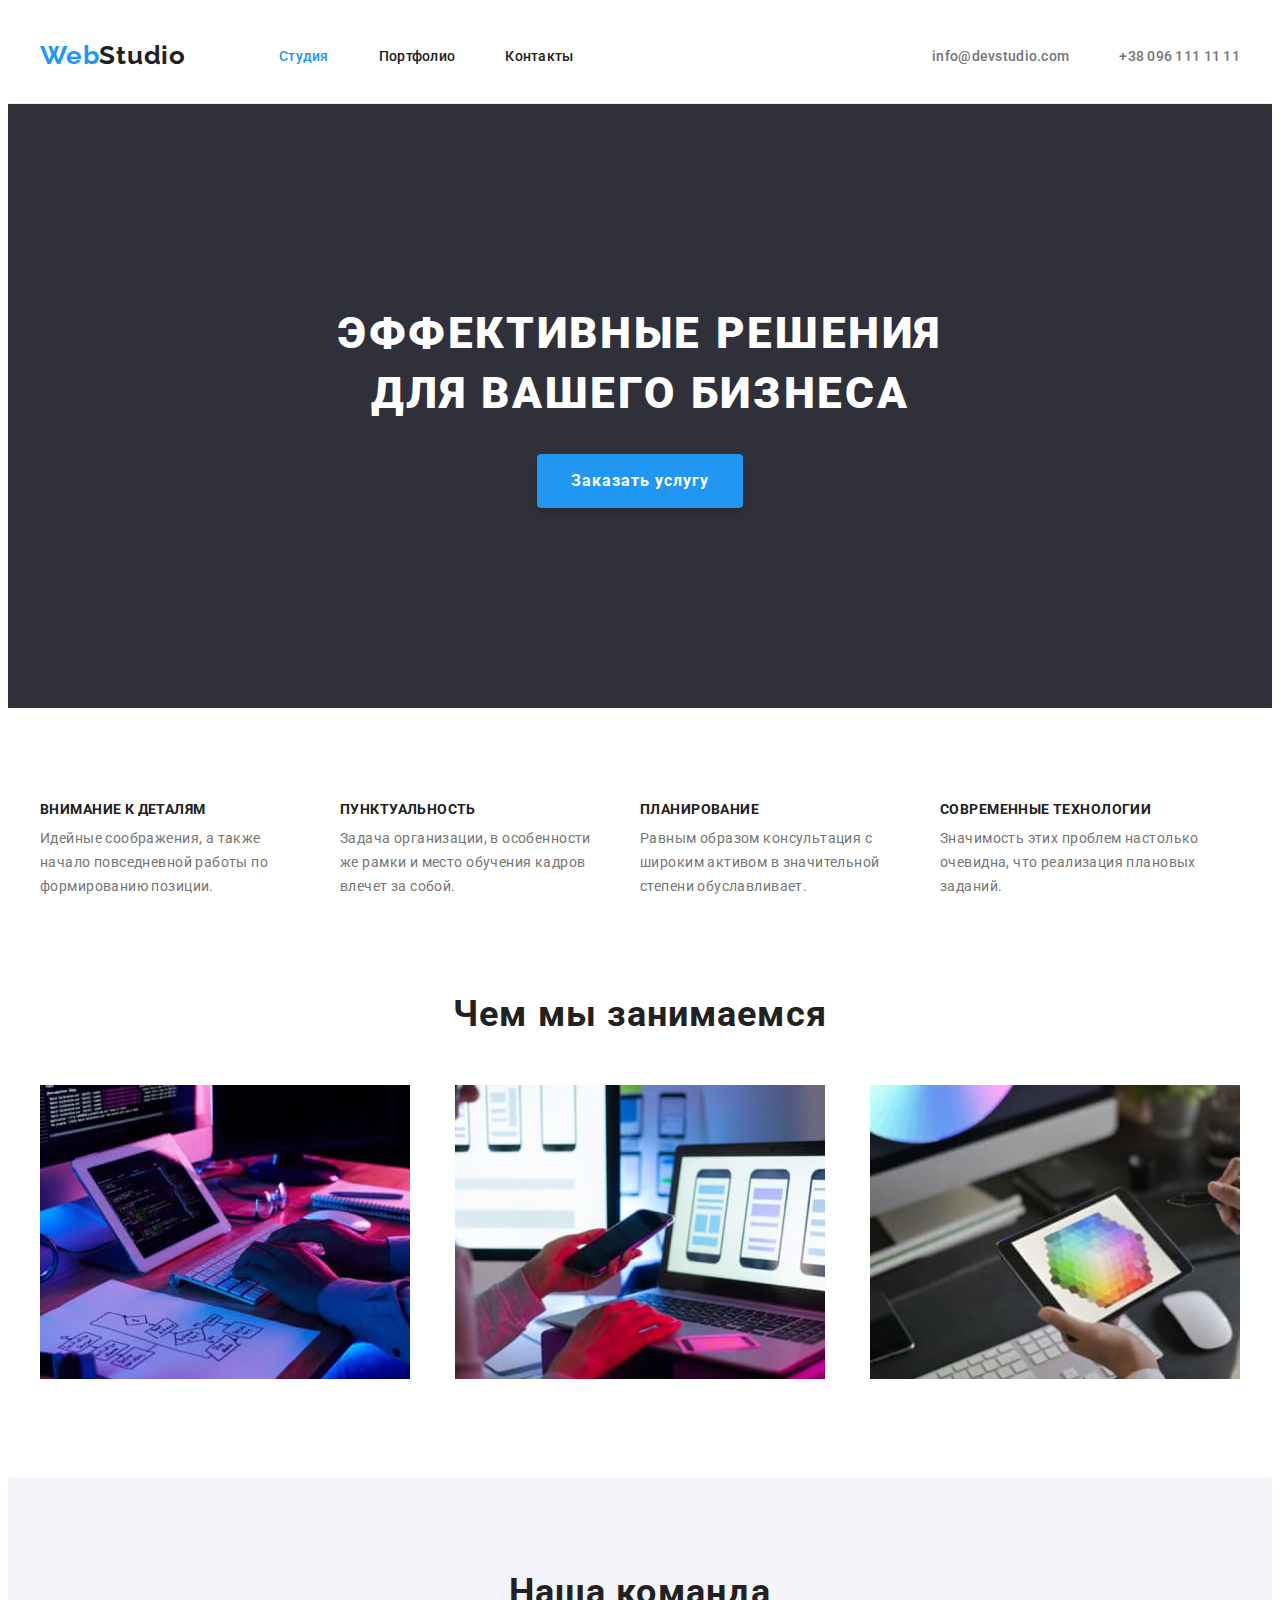
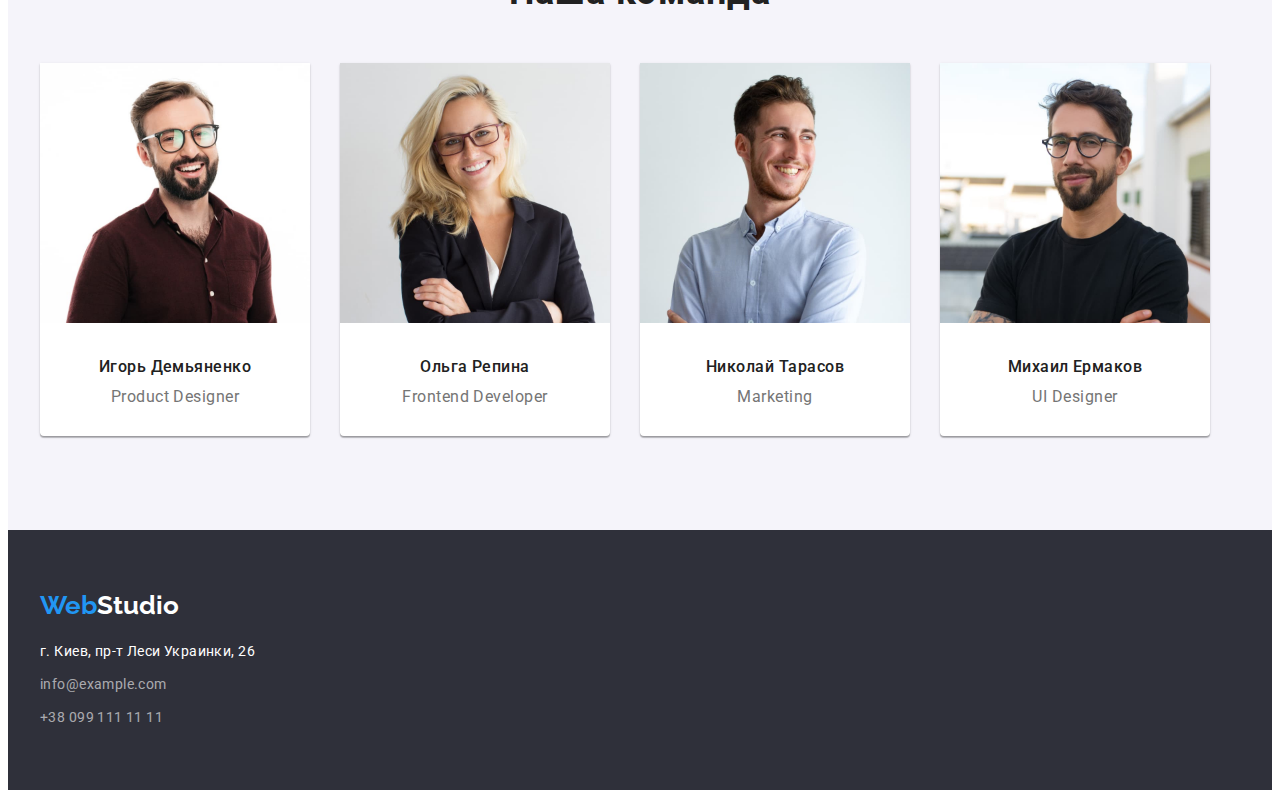
<file: index.html>
<!DOCTYPE html>
<html lang="ru">
  <head>
    <meta charset="UTF-8" />
    <meta http-equiv="X-UA-Compatible" content="IE=edge" />
    <meta name="viewport" content="width=device-width, initial-scale=1.0" />
    <title>Web Studio</title>
    <link rel="preconnect" href="https://fonts.gstatic.com" />
    <link
      href="https://fonts.googleapis.com/css2?family=Raleway:wght@700&family=Roboto:wght@400;500;700;900&display=swap"
      rel="stylesheet"
    />
    <link
      rel="stylesheet"
      href="https://cdnjs.cloudflare.com/ajax/libs/modern-normalize/1.1.0/modern-normalize.min.css"
      integrity="sha512-wpPYUAdjBVSE4KJnH1VR1HeZfpl1ub8YT/NKx4PuQ5NmX2tKuGu6U/JRp5y+Y8XG2tV+wKQpNHVUX03MfMFn9Q=="
      crossorigin="anonymous"
      referrerpolicy="no-referrer"
    />
    <link rel="stylesheet" href="./css/styles.css" />
  </head>
  <body>
    <!-- HEADER -->
    <header class="header">
      <div class="container header-container">
        <nav class="navigation">
          <a class="header-logo link" lang="en" href="./index.html">
            <span class="first-word-header-logo">Web</span>Studio
          </a>

          <ul class="menu list">
            <li class="menu-item">
              <a class="menu-link link current" href="">Студия</a>
            </li>

            <li class="menu-item">
              <a class="menu-link link" href="./portfolio.html">Портфолио</a>
            </li>

            <li class="menu-item">
              <a class="menu-link link" href="">Контакты</a>
            </li>
          </ul>
        </nav>

        <ul class="header-contacts list">
          <li class="header-contacts-items">
            <a class="mail-link link" href="mailto:info@devstudio.com">info@devstudio.com</a>
          </li>
          <li>
            <a class="tel-link link" href="tel:+380961111111">+38 096 111 11 11</a>
          </li>
        </ul>
      </div>
    </header>

    <main>
      <!-- HERO -->
      <section class="hero section">
        <div class="container">
          <h1 class="hero-title">ЭФФЕКТИВНЫЕ РЕШЕНИЯ ДЛЯ ВАШЕГО БИЗНЕСА</h1>

          <button class="modal-btn-hero" type="button">Заказать услугу</button>
        </div>
      </section>
      <!-- Features -->
      <section class="features section">
        <div class="container">
          <h2 class="features-hidden-title hidden">Особенности</h2>
          <ul class="features-list list">
            <li class="features-items">
              <h3 class="features-title">Внимание к деталям</h3>
              <p class="features-description">
                Идейные соображения, а также начало повседневной работы по формированию позиции.
              </p>
            </li>
            <li class="features-items">
              <h3 class="features-title">Пунктуальность</h3>
              <p class="features-description">
                Задача организации, в особенности же рамки и место обучения кадров влечет за собой.
              </p>
            </li>
            <li class="features-items">
              <h3 class="features-title">Планирование</h3>
              <p class="features-description">
                Равным образом консультация с широким активом в значительной степени обуславливает.
              </p>
            </li>
            <li class="features-items">
              <h3 class="features-title">Современные технологии</h3>
              <p class="features-description">
                Значимость этих проблем настолько очевидна, что реализация плановых заданий.
              </p>
            </li>
          </ul>
        </div>
      </section>
      <!-- What are we doing -->
      <section class="activity section">
        <div class="container">
          <h2 class="activity-title">Чем мы занимаемся</h2>
          <ul class="activity-list list">
            <li class="activity-items">
              <img
                class="activity-imgs"
                src="./img/box-1.jpg"
                alt="разметка"
                width="370"
                height="294"
              />
            </li>
            <li class="activity-items">
              <img
                class="activity-imgs"
                src="./img/box-2.jpg"
                alt="приложения"
                width="370"
                height="294"
              />
            </li>
            <li class="activity-items">
              <img
                class="activity-imgs"
                src="./img/box-3.jpg"
                alt="дизайн"
                width="370"
                height="294"
              />
            </li>
          </ul>
        </div>
      </section>
      <!-- Our team -->
      <section class="team section">
        <div class="container">
          <h2 class="team-title">Наша команда</h2>
          <ul class="team-list list">
            <li class="team-items">
              <img
                class="team-imgs"
                src="./img/img-1.jpg"
                alt="Игорь Демьяненко"
                width="270"
                height="260"
              />
              <div class="team-box">
                <h3 class="team-subtitle">Игорь Демьяненко</h3>
                <p class="team-description" lang="en">Product Designer</p>
              </div>
            </li>
            <li class="team-items">
              <img
                class="team-imgs"
                src="./img/img-2.jpg"
                alt="Ольга Репина"
                width="270"
                height="260"
              />
              <div class="team-box">
                <h3 class="team-subtitle">Ольга Репина</h3>
                <p class="team-description" lang="en">Frontend Developer</p>
              </div>
            </li>
            <li class="team-items">
              <img
                class="team-imgs"
                src="./img/img-3.jpg"
                alt="Николай Тарасов"
                width="270"
                height="260"
              />
              <div class="team-box">
                <h3 class="team-subtitle">Николай Тарасов</h3>
                <p class="team-description" lang="en">Marketing</p>
              </div>
            </li>
            <li class="team-items">
              <img
                class="team-imgs"
                src="./img/img-4.jpg"
                alt="Михаил Ермаков"
                width="270"
                height="260"
              />
              <div class="team-box">
                <h3 class="team-subtitle">Михаил Ермаков</h3>
                <p class="team-description" lang="en">UI Designer</p>
              </div>
            </li>
          </ul>
        </div>
      </section>
    </main>
    <!-- FOOTER -->
    <footer class="footer">
      <div class="container">
        <a class="footer-logo link" lang="en" href="./index.html">
          <span class="first-word-footer-logo">Web</span>Studio
        </a>
        <address class="footer-contacts">
          <ul class="footer-contacts-list list">
            <li class="footer-contacts-items">
              <a
                class="footer-contacts-address link"
                href="https://goo.gl/maps/xRziThTajR1GdXdM6"
                target="_blank"
                rel="noopener noreferrer"
                >г. Киев, пр-т Леси Украинки, 26
              </a>
            </li>
            <li class="footer-contacts-items">
              <a class="footer-contacts-links link" href="mailto:info@example.com"
                >info@example.com</a
              >
            </li>
            <li class="footer-contacts-items">
              <a class="footer-contacts-links link" href="tel:+380991111111">+38 099 111 11 11</a>
            </li>
          </ul>
        </address>
      </div>
    </footer>
  </body>
</html>
</file>
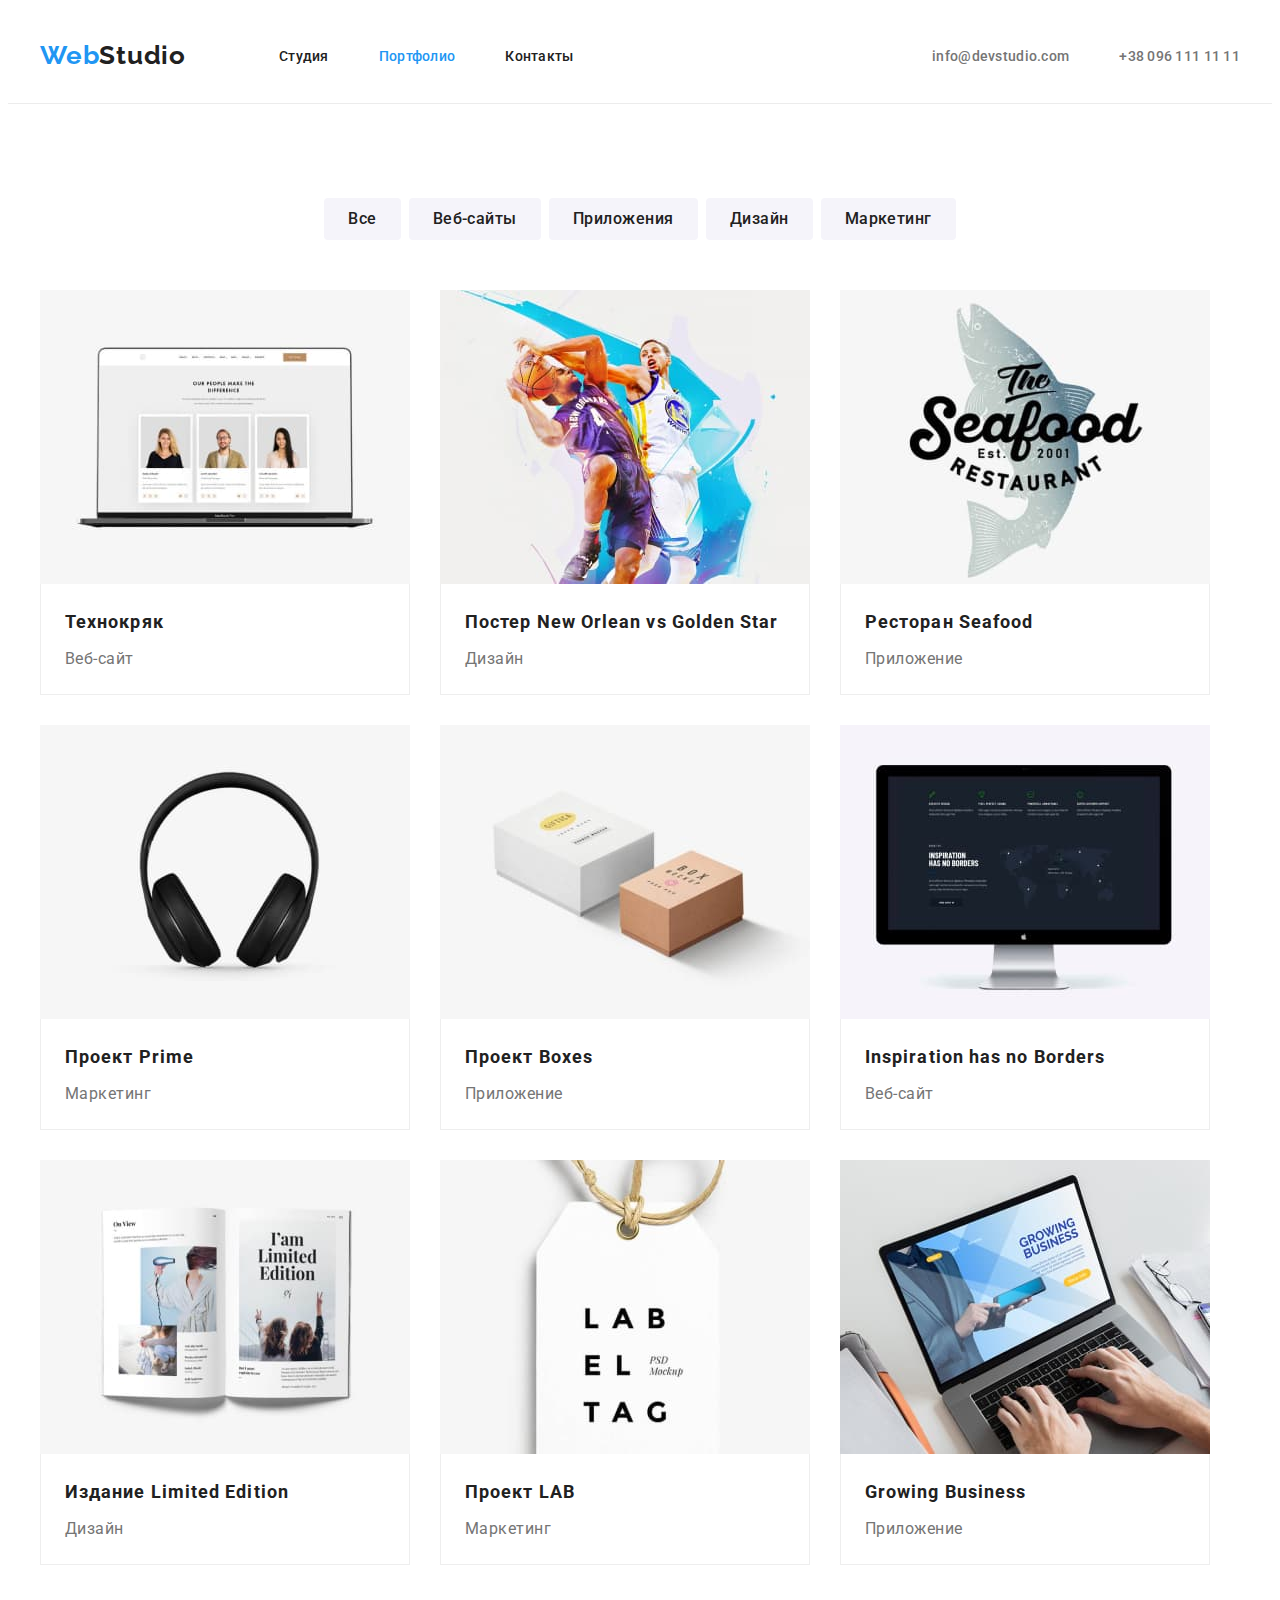
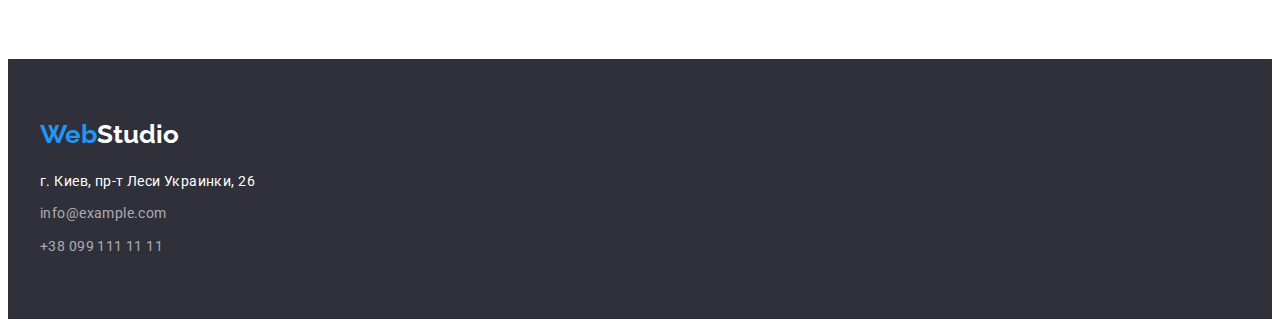
<file: portfolio.html>
<!DOCTYPE html>
<html lang="ru">
  <head>
    <meta charset="UTF-8" />
    <meta http-equiv="X-UA-Compatible" content="IE=edge" />
    <meta name="viewport" content="width=device-width, initial-scale=1.0" />
    <title>Portfolio</title>
    <link rel="preconnect" href="https://fonts.gstatic.com" />
    <link
      href="https://fonts.googleapis.com/css2?family=Raleway:wght@700&family=Roboto:wght@400;500;700;900&display=swap"
      rel="stylesheet"
    />
    <link
      rel="stylesheet"
      href="https://cdnjs.cloudflare.com/ajax/libs/modern-normalize/1.1.0/modern-normalize.min.css"
      integrity="sha512-wpPYUAdjBVSE4KJnH1VR1HeZfpl1ub8YT/NKx4PuQ5NmX2tKuGu6U/JRp5y+Y8XG2tV+wKQpNHVUX03MfMFn9Q=="
      crossorigin="anonymous"
      referrerpolicy="no-referrer"
    />
    <link rel="stylesheet" href="./css/styles.css" />
  </head>
  <body>
    <!-- HEADER -->
    <header class="header">
      <div class="container header-container">
        <nav class="navigation">
          <a class="header-logo link" lang="en" href="./index.html">
            <span class="first-word-header-logo">Web</span>Studio
          </a>

          <ul class="menu list">
            <li class="menu-item">
              <a class="menu-link link" href="">Студия</a>
            </li>

            <li class="menu-item">
              <a class="menu-link link current" href="./portfolio.html">Портфолио</a>
            </li>

            <li class="menu-item">
              <a class="menu-link link" href="">Контакты</a>
            </li>
          </ul>
        </nav>

        <ul class="header-contacts list">
          <li class="header-contacts-items">
            <a class="mail-link link" href="mailto:info@devstudio.com">info@devstudio.com</a>
          </li>
          <li>
            <a class="tel-link link" href="tel:+380961111111">+38 096 111 11 11</a>
          </li>
        </ul>
      </div>
    </header>
    <!-- PORTFOLIO -->
    <main>
      <section class="Portfolio-section section">
        <div class="container">
          <h1 class="portfolio-hidden-title hidden">Портфолио</h1>
          <ul class="portfolio-list list">
            <li class="btn-portfolio-item">
              <button class="portfolio-modal-btn" type="button">Все</button>
            </li>
            <li class="btn-portfolio-item">
              <button class="portfolio-modal-btn" type="button">Веб-сайты</button>
            </li>
            <li class="btn-portfolio-item">
              <button class="portfolio-modal-btn" type="button">Приложения</button>
            </li>
            <li class="btn-portfolio-item">
              <button class="portfolio-modal-btn" type="button">Дизайн</button>
            </li>
            <li class="btn-portfolio-item">
              <button class="portfolio-modal-btn" type="button">Маркетинг</button>
            </li>
          </ul>
          <ul class="portfolio-projects list">
            <li class="projects-item">
              <img
                class="projects-img"
                src="./img/project-1.jpg"
                alt="Технокряк"
                width="370"
                height="294"
              />
              <div class="box-projects">
                <h2 class="projects-subtitle">Технокряк</h2>
                <p class="projects-description">Веб-сайт</p>
              </div>
            </li>
            <li class="projects-item">
              <img
                class="projects-img"
                src="./img/project-2.jpg"
                alt="Постер New Orlean vs Golden Star"
                width="370"
                height="294"
              />
              <div class="box-projects">
                <h2 class="projects-subtitle">Постер New Orlean vs Golden Star</h2>
                <p class="projects-description">Дизайн</p>
              </div>
            </li>
            <li class="projects-item">
              <img
                class="projects-img"
                src="./img/project-3.jpg"
                alt="Ресторан Seafood"
                width="370"
                height="294"
              />
              <div class="box-projects">
                <h2 class="projects-subtitle">Ресторан Seafood</h2>
                <p class="projects-description">Приложение</p>
              </div>
            </li>
            <li class="projects-item">
              <img
                class="projects-img"
                src="./img/project-4.jpg"
                alt="Проект Prime"
                width="370"
                height="294"
              />
              <div class="box-projects">
                <h2 class="projects-subtitle">Проект Prime</h2>
                <p class="projects-description">Маркетинг</p>
              </div>
            </li>
            <li class="projects-item">
              <img
                class="projects-img"
                src="./img/project-5.jpg"
                alt="Проект Boxes"
                width="370"
                height="294"
              />
              <div class="box-projects">
                <h2 class="projects-subtitle">Проект Boxes</h2>
                <p class="projects-description">Приложение</p>
              </div>
            </li>
            <li class="projects-item">
              <img
                class="projects-img"
                src="./img/project-6.jpg"
                alt="Inspiration has no Borders"
                width="370"
                height="294"
              />
              <div class="box-projects">
                <h2 class="projects-subtitle">Inspiration has no Borders</h2>
                <p class="projects-description">Веб-сайт</p>
              </div>
            </li>
            <li class="projects-item">
              <img
                class="projects-img"
                src="./img/project-7.jpg"
                alt="Издание Limited Edition"
                width="370"
                height="294"
              />
              <div class="box-projects">
                <h2 class="projects-subtitle">Издание Limited Edition</h2>
                <p class="projects-description">Дизайн</p>
              </div>
            </li>
            <li class="projects-item">
              <img
                class="projects-img"
                src="./img/project-8.jpg"
                alt="Проект LAB"
                width="370"
                height="294"
              />
              <div class="box-projects">
                <h2 class="projects-subtitle">Проект LAB</h2>
                <p class="projects-description">Маркетинг</p>
              </div>
            </li>
            <li class="projects-item">
              <img
                class="projects-img"
                src="./img/project-9.jpg"
                alt="Growing Business"
                width="370"
                height="294"
              />
              <div class="box-projects">
                <h2 class="projects-subtitle">Growing Business</h2>
                <p class="projects-description">Приложение</p>
              </div>
            </li>
          </ul>
        </div>
      </section>
    </main>
    <!-- FOOTER -->
    <footer class="footer">
      <div class="container">
        <a class="footer-logo link" lang="en" href="./index.html">
          <span class="first-word-footer-logo">Web</span>Studio
        </a>
        <address class="footer-contacts">
          <ul class="footer-contacts-list list">
            <li class="footer-contacts-items">
              <a
                class="footer-contacts-address link"
                href="https://goo.gl/maps/xRziThTajR1GdXdM6"
                target="_blank"
                rel="noopener noreferrer"
                >г. Киев, пр-т Леси Украинки, 26
              </a>
            </li>
            <li class="footer-contacts-items">
              <a class="footer-contacts-links link" href="mailto:info@example.com"
                >info@example.com</a
              >
            </li>
            <li class="footer-contacts-items">
              <a class="footer-contacts-links link" href="tel:+380991111111">+38 099 111 11 11</a>
            </li>
          </ul>
        </address>
      </div>
    </footer>
  </body>
</html>
</file>
<file: css/styles.css>
:root {
  --main-font: 'Roboto', sans-serif;
  --secondary-font: 'Raleway', sans-serif;
  --accent-color: #2196f3;
  --main-font-color: #212121;
  --secondary-font-color: #ffffff;
  --descriprion-font-color: #757575;
  --hover-hero-btn-color: #188ce8;
  --background-color-team: #f5f4fa;
  --second-background-color: #2f303a;
  --footter-cont-list: rgba(255, 255, 255, 0.6);
}

body {
  color: var(--main-font-color);
  font-family: var(--main-font);
}

.link {
  text-decoration: none;
}
.list {
  list-style: none;
}
h1,
h2,
h3,
h4,
h5,
h6,
p {
  margin-top: 0;
  margin-bottom: 0;
}
ul,
ol {
  margin-top: 0;
  margin-bottom: 0;
  margin-left: 0;
}
/* ===============COMPONENTS================== */
.hidden {
  display: none;
}
.container {
  width: 1200px;
  margin: 0 auto;
  padding-left: 15px;
  padding-right: 15px;
}
.section {
  padding-top: 94px;
  padding-bottom: 94px;
}
/* ================END COMPONENTS================= */
/* =======HEADER======== */
.header {
  padding-top: 32px;
  padding-bottom: 32px;
  border-bottom: 1px solid #ececec;
}
.header-container {
  display: flex;
  align-items: center;
  justify-content: space-between;
}
.navigation {
  display: flex;
  align-items: center;
}
.header-contacts {
  display: flex;
  align-items: center;
  padding-left: 0;
}
.header-logo {
  margin-right: 93px;
}
.menu {
  display: flex;
  align-items: center;
  padding-left: 0;
}
.menu-item:not(:last-child) {
  margin-right: 50px;
}
.header-contacts-items:not(:last-child) {
  margin-right: 50px;
}
.header-logo {
  font-family: var(--secondary-font);
  font-weight: 700;
  font-size: 26px;
  line-height: 1.19;

  letter-spacing: 0.03em;
  color: var(--main-font-color);
}
.first-word-header-logo {
  color: var(--accent-color);
}
.menu-link {
  font-weight: 500;
  font-size: 14px;
  line-height: 1.14;
  letter-spacing: 0.02em;
  color: var(--main-font-color);
}
.menu-link:hover,
.menu-link:focus {
  color: var(--accent-color);
}
.mail-link,
.tel-link {
  font-weight: 500;
  font-size: 14px;
  line-height: 1.14;
  letter-spacing: 0.02em;
  color: var(--descriprion-font-color);
}
.mail-link:hover,
.mail-link :focus {
  color: var(--accent-color);
}
.tel-link:hover,
.tel-link:focus {
  color: var(--accent-color);
}
.current {
  color: var(--accent-color);
}

/* ========END HEADER======== */

/* ==========HERO============ */
.hero {
  background-color: var(--second-background-color);
  text-align: center;
  padding-top: 200px;
  padding-bottom: 200px;
}
.hero-title {
  margin: 0 auto;
  font-weight: 900;
  font-size: 44px;
  line-height: 1.36;
  text-align: center;
  letter-spacing: 0.06em;
  text-transform: uppercase;
  max-width: 696px;
  color: var(--secondary-font-color);
}

.modal-btn-hero {
  font-family: var(--main-font);
  background-color: var(--accent-color);
  cursor: pointer;
  font-weight: bold;
  font-size: 16px;
  line-height: 1.87;
  align-items: center;
  text-align: center;
  letter-spacing: 0.06em;
  padding: 10px 32px;
  margin-top: 30px;
  color: var(--secondary-font-color);
  box-shadow: 0px 4px 4px rgba(0, 0, 0, 0.15);
  border-radius: 4px;
  border-color: transparent;
}

.modal-btn-hero:hover,
.modal-btn-hero:focus {
  background-color: var(--hover-hero-btn-color);
}

/* ==============END HERO=========== */

/* ===============FEATURES=========== */
.features {
  padding-bottom: 47px;
}

.features-list {
  display: flex;
  padding-left: 0;
}
.features-title {
  margin-bottom: 10px;
  font-weight: 700;
  font-size: 14px;
  line-height: 1.14;
  letter-spacing: 0.03em;
  text-transform: uppercase;
}
.features-description {
  width: 270px;
  font-weight: 400;
  font-size: 14px;
  line-height: 1.71;
  letter-spacing: 0.03em;
  color: var(--descriprion-font-color);
}
.features-items:not(:last-child) {
  margin-right: 30px;
}
/* ================END FEATURES========== */

/* =================ACTIVITY============== */
.activity {
  padding-top: 47px;
}
.activity-title {
  margin-bottom: 50px;
  font-weight: 700;
  font-size: 36px;
  line-height: 1.17;
  text-align: center;
  letter-spacing: 0.03em;
}
.activity-list {
  padding-left: 0;
  align-items: center;
  display: flex;
  justify-content: space-between;
}

/* ====================END ACTIVITY================ */

/* ===================OUR TEAM=================== */
.team {
  background-color: var(--background-color-team);
}
.team-title {
  margin-bottom: 50px;
  font-weight: 700;
  font-size: 36px;
  line-height: 1.17;
  text-align: center;
  letter-spacing: 0.03em;
}
.team-subtitle {
  margin-bottom: 10px;
  font-weight: 500;
  font-size: 16px;
  line-height: 1.19;
  text-align: center;
  letter-spacing: 0.03em;
}
.team-description {
  font-weight: 400;
  font-size: 16px;
  line-height: 1.19;
  text-align: center;
  letter-spacing: 0.03em;
  color: var(--descriprion-font-color);
}
.team-list {
  display: flex;
  padding-left: 0;
  margin-left: -30px;
  margin-top: -30px;
}
.team-box {
  padding-top: 30px;
  padding-bottom: 30px;
}

.team-items {
  margin-left: 30px;
  margin-top: 30px;
  width: 270px;
  background: #ffffff;
  box-shadow: 0px 1px 3px rgba(0, 0, 0, 0.12), 0px 1px 1px rgba(0, 0, 0, 0.14),
    0px 2px 1px rgba(0, 0, 0, 0.2);
  border-radius: 0px 0px 4px 4px;
}
/* ======================END OUR TEAM============== */

/* =====================FOOTER======================= */
.footer {
  background-color: var(--second-background-color);
  padding-top: 60px;
  padding-bottom: 60px;
}
.footer-logo {
  display: inline-block;
  margin-bottom: 20px;
  font-family: var(--secondary-font);
  font-weight: 700;
  font-size: 26px;
  line-height: 1.19;
  color: var(--secondary-font-color);
}
.first-word-footer-logo {
  color: var(--accent-color);
}

.footer-contacts-links:hover,
.footer-contacts-links:focus {
  color: var(--accent-color);
}
.footer-contacts-address:hover,
.footer-contacts-address:focus {
  color: var(--accent-color);
}
.footer-contacts-address {
  font-style: normal;
  font-weight: normal;
  font-size: 14px;
  line-height: 1.71;
  letter-spacing: 0.03em;
  color: var(--secondary-font-color);
}
.footer-contacts-links {
  font-style: normal;
  font-weight: normal;
  font-size: 14px;
  line-height: 1.71;
  letter-spacing: 0.03em;
  color: var(--footter-cont-list);
}
.footer-contacts-list {
  padding-left: 0;
}
.footer-contacts-items:not(:last-child) {
  margin-bottom: 9px;
}
/* ====================END FOOTER================= */

/* ====================PORTFOLIO=================== */
.portfolio-section {
  text-align: center;
}
.portfolio-modal-btn {
  padding: 6px 22px;
  font-family: var(--main-font);
  cursor: pointer;
  font-weight: 500;
  font-size: 16px;
  line-height: 1.62;
  text-align: center;
  letter-spacing: 0.03em;
  color: var(--main-font-color);
  background-color: var(--background-color-team);
  border-radius: 4px;
  border-color: transparent;
}
.portfolio-modal-btn:hover,
.portfolio-modal-btn:focus {
  color: var(--secondary-font-color);
  background-color: var(--accent-color);
  box-shadow: 0px 3px 1px rgba(0, 0, 0, 0.1), 0px 1px 2px rgba(0, 0, 0, 0.08),
    0px 2px 2px rgba(0, 0, 0, 0.12);
  border-radius: 4px;
}
.projects-subtitle {
  margin-bottom: 4px;
  font-weight: 700;
  font-size: 18px;
  line-height: 2;
  letter-spacing: 0.06em;
}
.projects-description {
  font-weight: normal;
  font-size: 16px;
  line-height: 1.87;
  letter-spacing: 0.03em;
  color: var(--descriprion-font-color);
}
.portfolio-list {
  display: flex;
  padding-left: 0;
  justify-content: center;

  align-items: center;
  text-align: center;
  margin-bottom: 50px;
}
.portfolio-projects {
  display: flex;
  margin-left: -30px;
  margin-top: -30px;
  padding-left: 0;
  flex-wrap: wrap;
}
.btn-portfolio-item:not(:last-child) {
  margin-right: 8px;
}
.projects-item {
  margin-left: 30px;
  margin-top: 30px;
  width: 370px;
  background: #ffffff;
}
.box-projects {
  border: 1px solid #eeeeee;
  border-top: none;
  padding: 20px 24px;
}
.projects-img {
  display: block;
}
/* ===================END PORTFOLIO============= */
</file>
